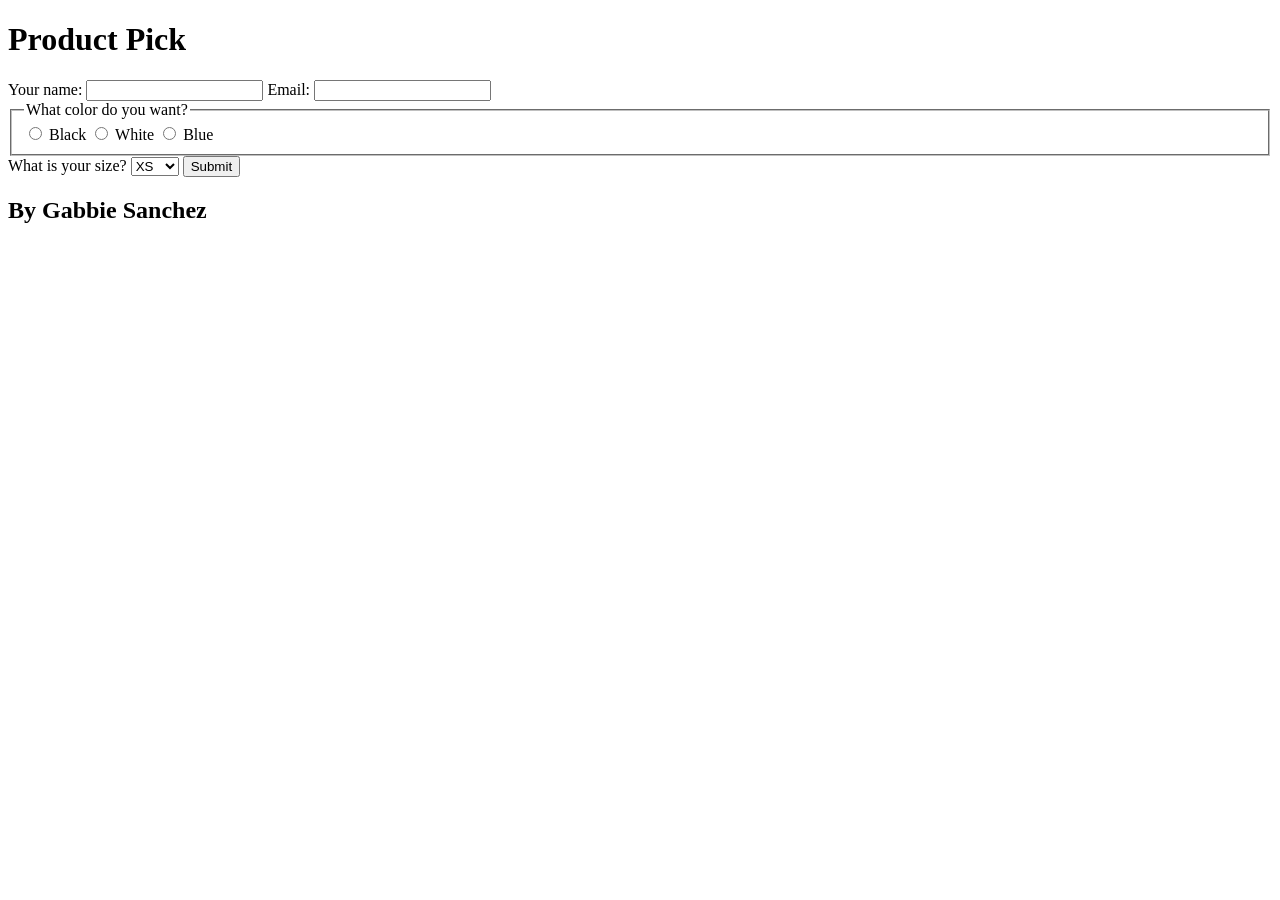
<file: Form-Controls/index.html>
<!DOCTYPE html>
<html lang="en">
  <head>
    <meta charset="utf-8" />
    <meta http-equiv="X-UA-Compatible" content="IE=edge" />
    <title>My form exercise</title>
    <meta name="description" content="" />
    <meta name="viewport" content="width=device-width, initial-scale=1" />
  </head>
  <body>
    <header>
      <h1>Product Pick</h1>
    </header>
    <main>
      <form>
        <!-- write your html here-->
        <!-- 
          try writing out the requirements first as comments
        this will also help you fill in your PR message later-->
        <label for="name">Your name:</label>
        <input type="text" id="name" name="name" required>

        <label for="email">Email:</label>
        <input type="email" id="email" name="email" required>

        <fieldset>
            <legend>What color do you want?</legend>
            <label><input type="radio" name="color" value="black" required> Black</label>
            <label><input type="radio" name="color" value="white" required> White</label>
            <label><input type="radio" name="color" value="blue" required> Blue</label>
        </fieldset>
        <label for="size">What is your size?</label>
        <select id="size" name="size" required>
            <option value="XS">XS</option>
            <option value="S">S</option>
            <option value="M">M</option>
            <option value="L">L</option>
            <option value="XL">XL</option>
            <option value="XXL">XXL</option>
        </select>
        <button type="submit">Submit</button>
      </form>
    </main>
    <footer>
      <!-- change to your name-->
      <h2>By Gabbie Sanchez</h2>
    </footer>
  </body>
</html>
</file>
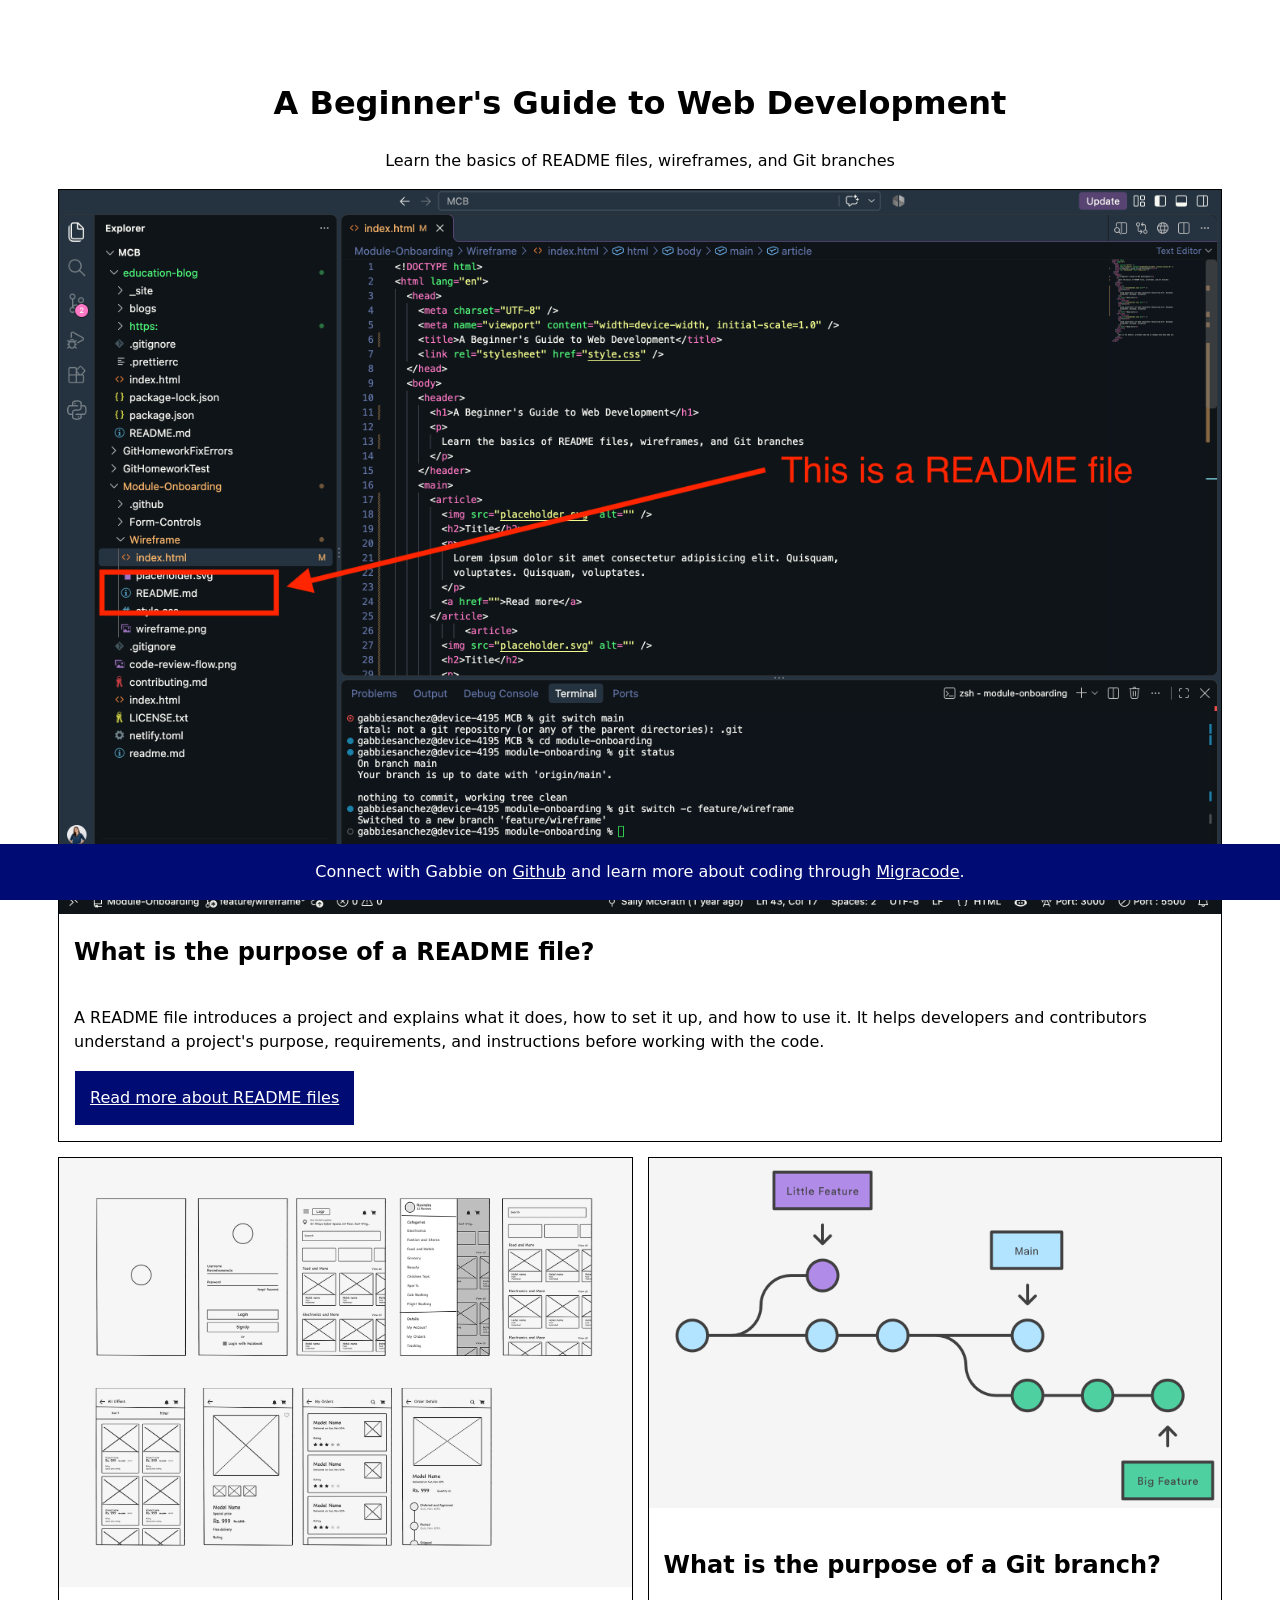
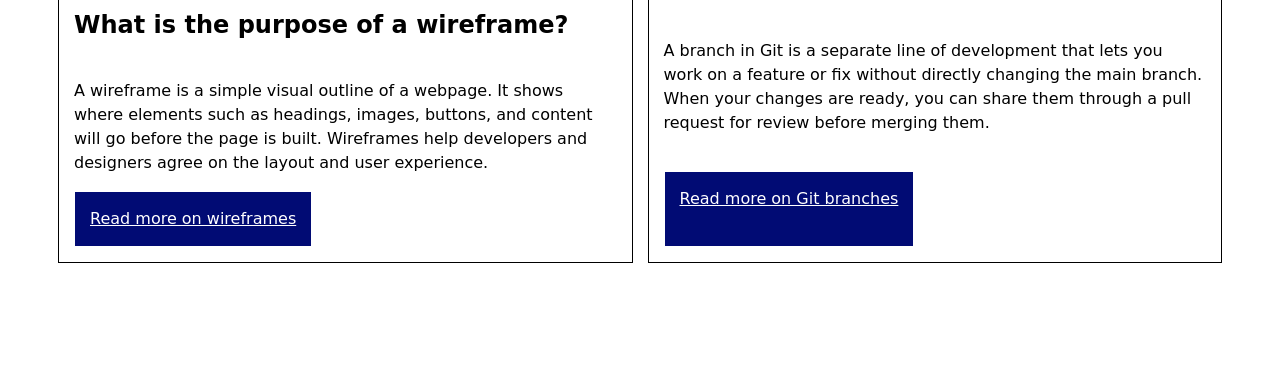
<file: Wireframe/index.html>
<!DOCTYPE html>
<html lang="en">
  <head>
    <meta charset="UTF-8" />
    <meta name="viewport" content="width=device-width, initial-scale=1.0" />
    <title>A Beginner's Guide to Web Development</title>
    <link rel="stylesheet" href="style.css" />
  </head>
  <body>
    <header>
      <h1>A Beginner's Guide to Web Development</h1>
      <p>
        Learn the basics of README files, wireframes, and Git branches
      </p>
    </header>
    <main>
      <article>
        <img src="README.png" alt="Example of a README file with project documentation" />
        <h2>What is the purpose of a README file?</h2>
        <p>
         A README file introduces a project and explains what it does, how to set it up, and how to use it. It helps developers and contributors understand a project's purpose, requirements, and instructions before working with the code.
        </p>
        <a href="https://docs.github.com/en/repositories/managing-your-repositorys-settings-and-features/customizing-your-repository/about-readmes" target="_blank">Read more about README files</a>
      </article>
      <article>
        <img src="wireframe.webp" alt="Examples of wireframes" />
        <h2>What is the purpose of a wireframe?</h2>
        <p>
          A wireframe is a simple visual outline of a webpage. It shows where elements such as headings, images, buttons, and content will go before the page is built. Wireframes help developers and designers agree on the layout and user experience.
        </p>
        <a href="https://www.figma.com/resource-library/what-is-wireframing" target="_blank">Read more on wireframes</a>
      </article>
      <article>
        <img src="branch.png" alt="Git diagram showing a feature branch diverging from main" />
        <h2>What is the purpose of a Git branch?</h2>
        <p>
          A branch in Git is a separate line of development that lets you work on a feature or fix without directly changing the main branch. When your changes are ready, you can share them through a pull request for review before merging them.
        </p>
        <a href="https://docs.github.com/en/pull-requests/collaborating-with-pull-requests/proposing-changes-to-your-work-with-pull-requests/about-branches" target="_blank">Read more on Git branches</a>
      </article>
    </main>
    <footer>
      <p>
        Connect with Gabbie on <a href="https://github.com/gmpsanchez" target="_blank">Github</a> and learn more about coding through <a href="https://migracode-itp.netlify.app/" target="_blank">Migracode</a>.
      </p>
    </footer>
  </body>
</html>
</file>
<file: Wireframe/style.css>
/* Here are some starter styles
You can edit these or replace them entirely 
It's showing you a common way to organise CSS 
And includes solutions to common problems 
As well as useful links to learn more */

/* ====== Design Palette ======
 This is our "design palette".
 It sets out the colours, fonts, styles etc to be used in this design 
 At work, a designer will give these to you based on the corporate brand, but while you are learning
 You can design it yourself if you like
 Inspect the starter design with Devtools
 Click on the colour swatches to see what is happening
 I've put some useful CSS you won't have learned yet
 For you to explore and play with if you are interested
 https://web.dev/articles/min-max-clamp
 https://scrimba.com/learn-css-variables-c026
====== Design Palette ====== */
:root {
  --paper: oklch(7 0 0);
  --ink: color-mix(in oklab, var(--color) 5%, black);
  --font: 100%/1.5 system-ui;
  --space: clamp(6px, 6px + 2vw, 15px);
  --line: 1px solid;
  --container: 1280px;
}
/* ====== Base Elements ======
 General rules for basic HTML elements in any context */
body {
  background: var(--paper);
  color: var(--ink);
  font: var(--font);
  text-align: center;
  padding-top: 50px;
  padding-bottom: 50px;
}
a {
  padding: var(--space);
  border: var(--line);
  background-color:oklch(26.402% 0.16739 264.566);
  color: white;
  max-width: fit-content;
}
a:hover {
  background-color:oklch(51.083% 0.22529 271.452);
}
footer a {
  padding: 0;
  border: none;
  max-width: none;
  background-color:oklch(26.402% 0.16739 264.566);
  color: white;
}
footer a:hover {
  color: oklch(59.695% 0.12923 248.049);
  background-color:oklch(26.402% 0.16739 264.566);
}
img,
svg {
  width: 100%;
  object-fit: cover;
}
/* ====== Site Layout ====== 
Setting the overall rules for page regions
https://www.w3.org/WAI/tutorials/page-structure/regions/
*/
main {
  max-width: var(--container);
  margin: 0 auto calc(var(--space) * 4) auto;
  padding-left: 50px;
  padding-right: 50px;
}
footer {
  position: fixed;
  bottom: 0;
  width: 100%;
  left: 0;
  right: 0;
  background-color:oklch(26.402% 0.16739 264.566);
  color: white;
  text-align: center;
}
/* ====== Articles Grid Layout ====
Setting the rules for how articles are placed in the main element.
Inspect this in Devtools and click the "grid" button in the Elements view
Play with the options that come up.
https://developer.chrome.com/docs/devtools/css/grid
https://gridbyexample.com/learn/
*/
main {
  display: grid;
  grid-template-columns: 1fr 1fr;
  gap: var(--space);
  > *:first-child {
    grid-column: span 2;
  }
}
/* ====== Article Layout ====== 
Setting the rules for how elements are placed in the article. 
Now laying out just the INSIDE of the repeated card/article design.
Keeping things orderly and separate is the key to good, simple CSS.
*/
article {
  border: var(--line);
  padding-bottom: var(--space);
  text-align: left;
  display: grid;
  grid-template-columns: var(--space) 1fr var(--space);
  > * {
    grid-column: 2/3;
  }
  > img {
    grid-column: span 3;
  }
}
</file>
